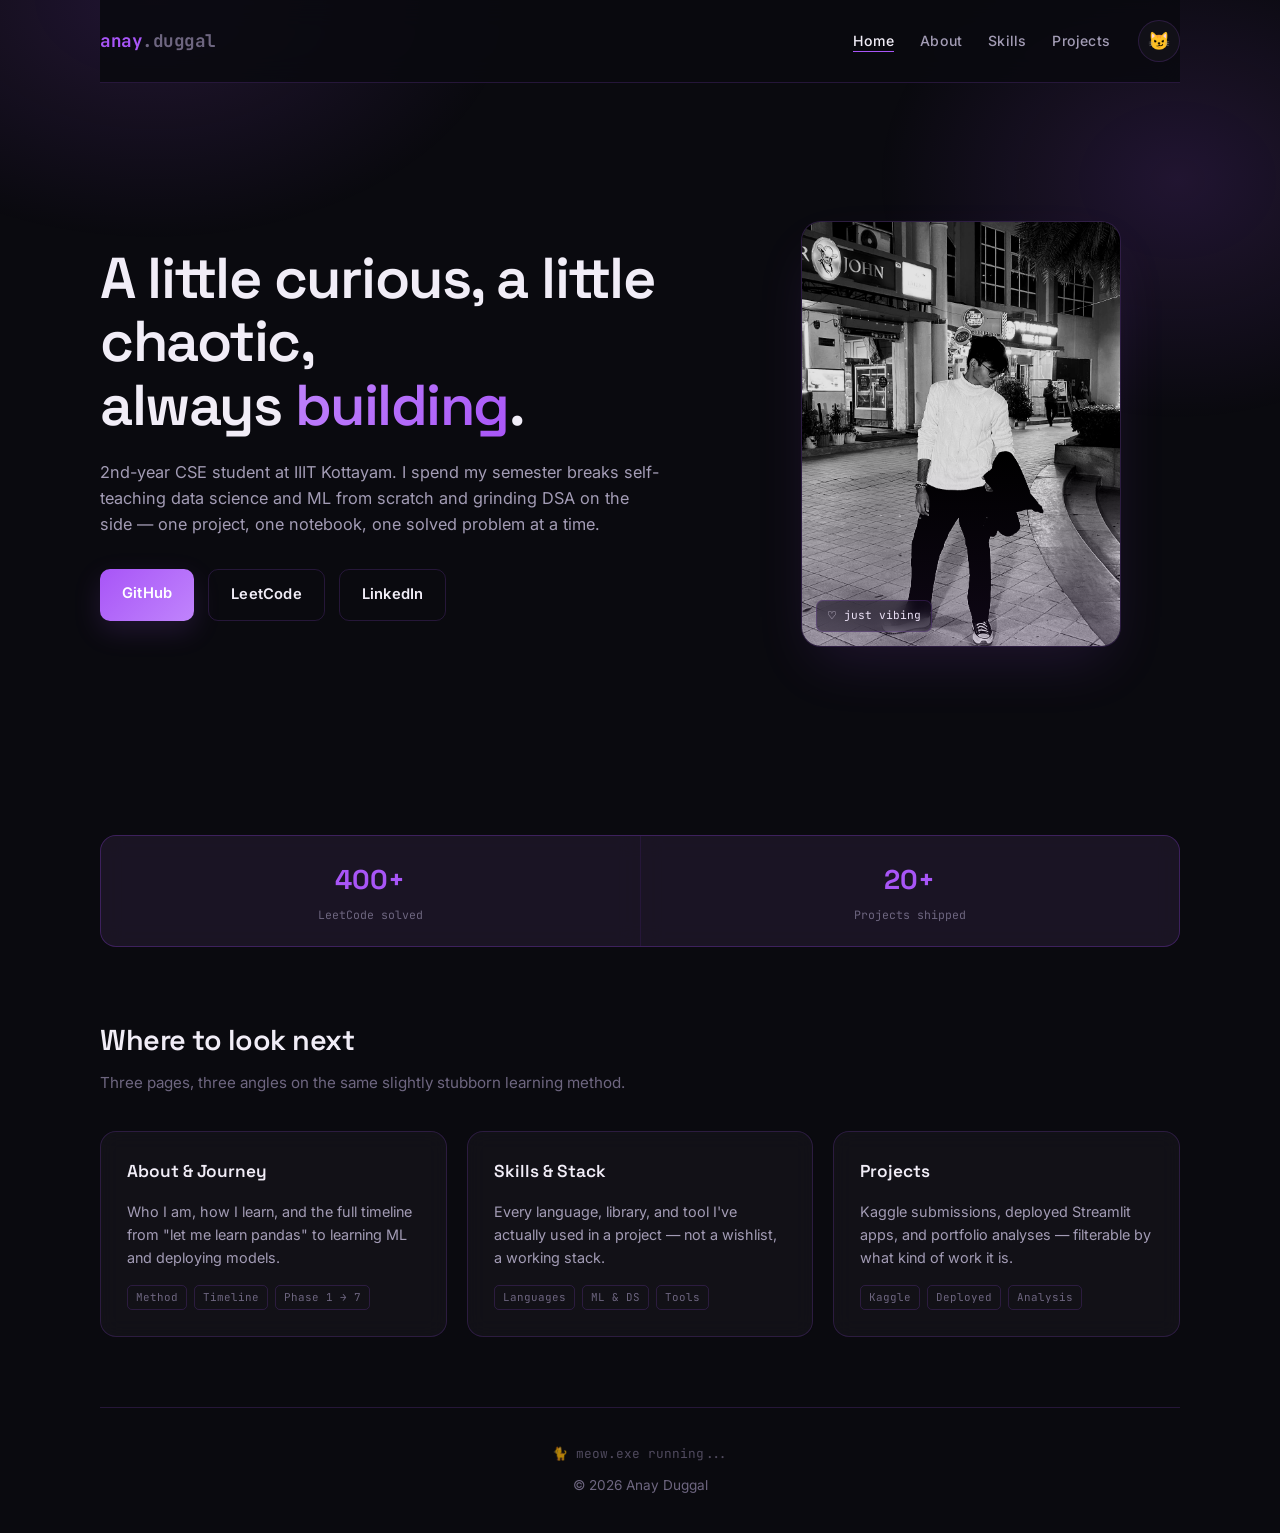
<file: index.html>
<!DOCTYPE html>
<html lang="en">
<head>
  <link rel="preconnect" href="https://fonts.googleapis.com">
  <link rel="preconnect" href="https://fonts.gstatic.com" crossorigin>
  <link href="https://fonts.googleapis.com/css2?family=Space+Grotesk:wght@400;500;600;700&family=Inter:wght@300;400;500;600&family=JetBrains+Mono:wght@400;500&display=swap" rel="stylesheet">
  <meta charset="UTF-8" />
  <meta name="viewport" content="width=device-width, initial-scale=1.0" />
  <title>Anay Duggal | Portfolio</title>
  <link rel="stylesheet" href="style.css">
</head>
<body>
  <div id="cursor-glow"></div>

  <div class="container">

    <nav>
      <h2>anay<span>.duggal</span></h2>
      <div class="right-nav">
        <ul>
          <li><a href="index.html">Home</a></li>
          <li><a href="about.html">About</a></li>
          <li><a href="skills.html">Skills</a></li>
          <li><a href="projects.html">Projects</a></li>
        </ul>
        <button class="theme-toggle" id="themeBtn" onclick="toggleTheme()" aria-label="Toggle theme">😼</button>
      </div>
    </nav>

    <section class="hero">
      <div class="hero-copy">
        <h1>A little curious, a little chaotic,<br>always <span class="accent">building</span>.</h1>
        <p>
          2nd-year CSE student at IIIT Kottayam. I spend my semester breaks self-teaching
          data science and ML from scratch and grinding DSA on the side — one project,
          one notebook, one solved problem at a time.
        </p>
        <div class="buttons">
          <a href="https://github.com/anayduggal22" class="btn" target="_blank">GitHub</a>
          <a href="https://leetcode.com/u/anay07/" class="btn ghost" target="_blank">LeetCode</a>
          <a href="https://linkedin.com/in/anay-duggal-54196a376" class="btn ghost" target="_blank">LinkedIn</a>
        </div>
      </div>

      <div class="hero-photo-wrap">
        <div class="hero-photo">
          <img src="assets/profile.jpeg" alt="Anay Duggal">
          <div class="hero-photo-tag"><span>♡</span> just vibing
          </div>
        </div>
      </div>
    </section>

    <div class="stats-strip reveal">
      <div class="stat-cell"><span class="num"><span data-count="400" data-suffix="+">0</span></span><span class="label">LeetCode solved</span></div>
      <div class="stat-cell"><span class="num"><span data-count="20" data-suffix="+">0</span></span><span class="label">Projects shipped</span></div>
    </div>

    <section>
      <div class="section-head reveal">
        <h2 class="section-title">Where to look next</h2>
        <p class="section-sub">Three pages, three angles on the same slightly stubborn learning method.</p>
      </div>

      <div class="projects">
        <a class="project-card reveal" href="about.html">
          <div class="project-top">
            <h3>About &amp; Journey</h3>
          </div>
          <p>Who I am, how I learn, and the full timeline from "let me learn pandas" to learning ML and deploying models.</p>
          <div class="project-tags"><span>Method</span><span>Timeline</span><span>Phase 1 → 7</span></div>
        </a>

        <a class="project-card reveal" href="skills.html">
          <div class="project-top">
            <h3>Skills &amp; Stack</h3>
          </div>
          <p>Every language, library, and tool I've actually used in a project — not a wishlist, a working stack.</p>
          <div class="project-tags"><span>Languages</span><span>ML &amp; DS</span><span>Tools</span></div>
        </a>

        <a class="project-card reveal" href="projects.html">
          <div class="project-top">
            <h3>Projects</h3>
          </div>
          <p>Kaggle submissions, deployed Streamlit apps, and portfolio analyses — filterable by what kind of work it is.</p>
          <div class="project-tags"><span>Kaggle</span><span>Deployed</span><span>Analysis</span></div>
        </a>
      </div>
    </section>

    <footer>
      <p class="cat-line">🐈 <span id="cat-text">meow.exe running...</span></p>
      <p>© 2026 Anay Duggal</p>
    </footer>

  </div>

  <script src="script.js"></script>
</body>
</html>
</file>
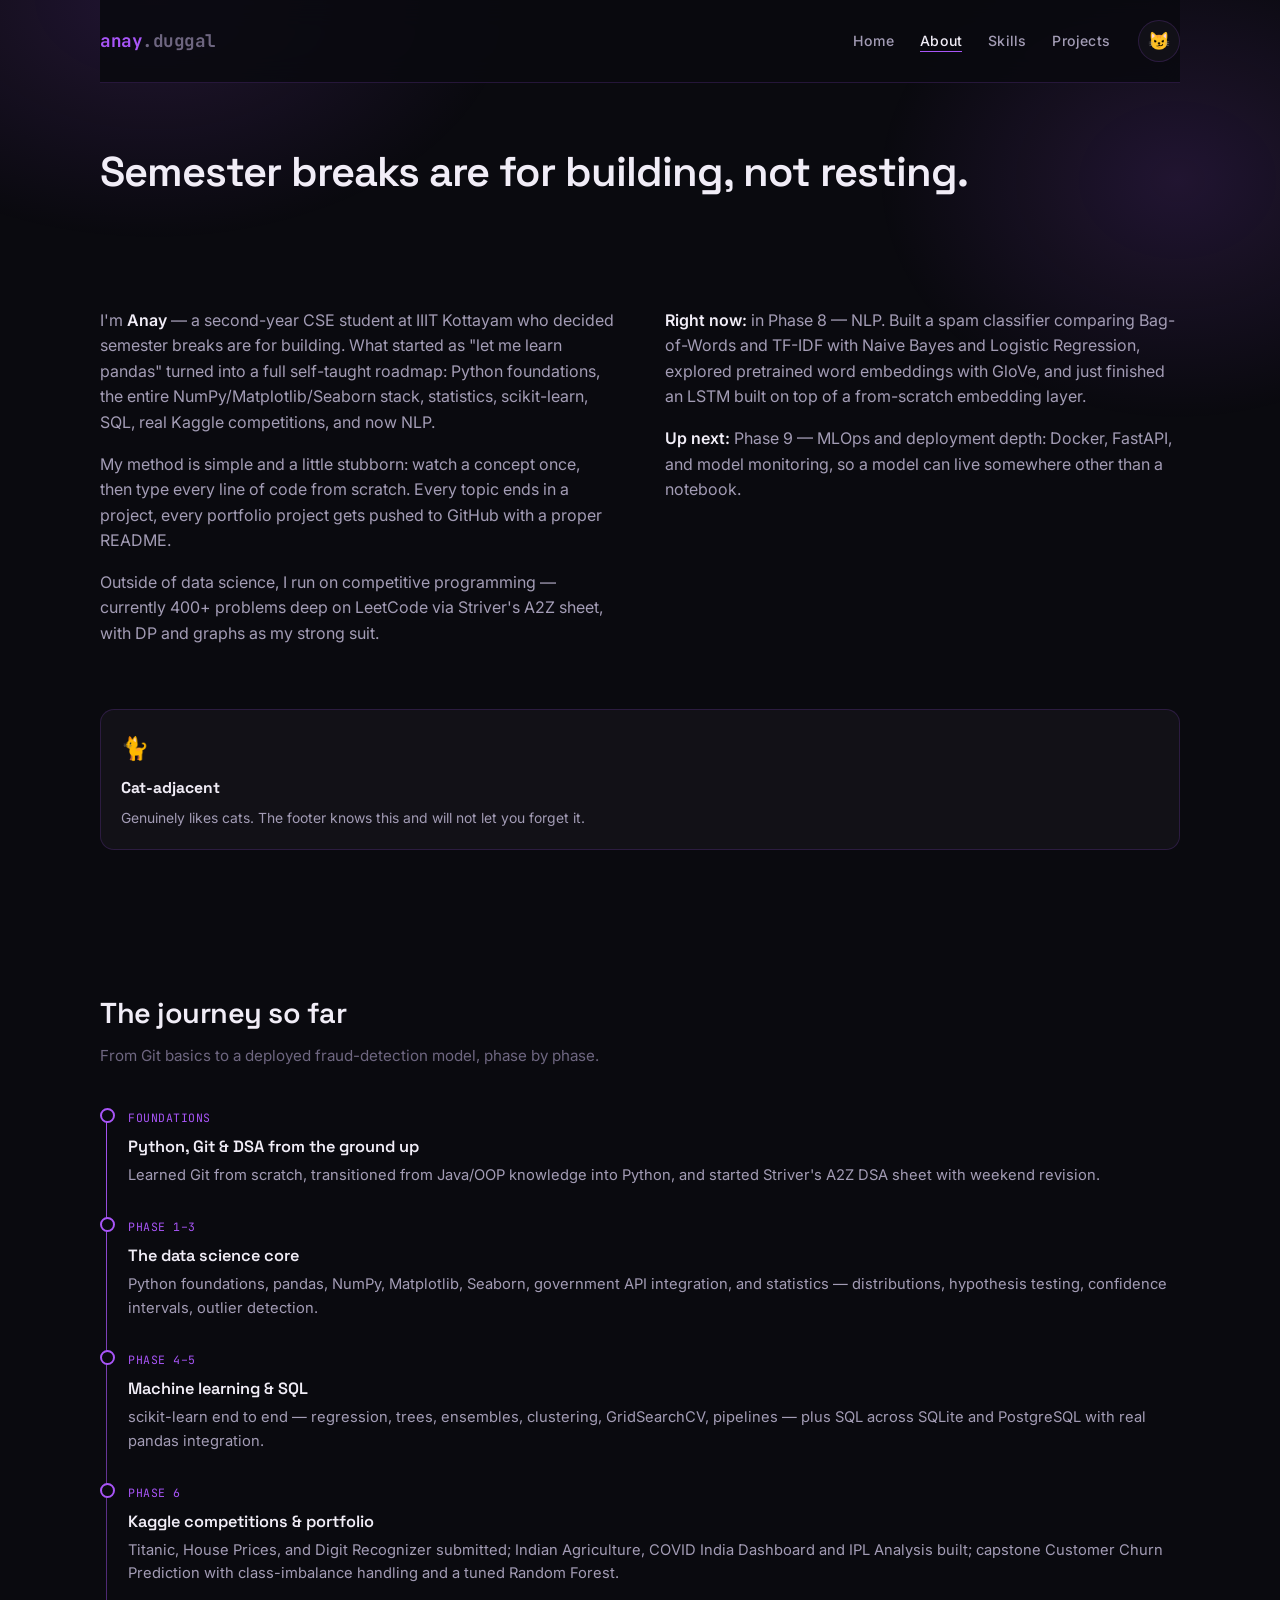
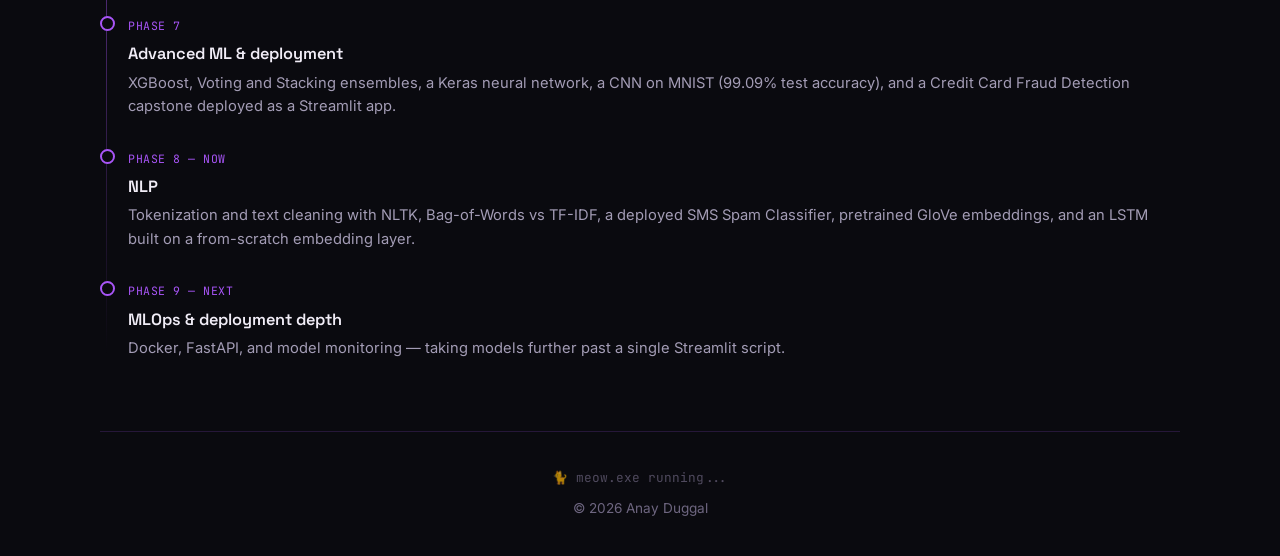
<file: about.html>
<!DOCTYPE html>
<html lang="en">
<head>
  <link rel="preconnect" href="https://fonts.googleapis.com">
  <link rel="preconnect" href="https://fonts.gstatic.com" crossorigin>
  <link href="https://fonts.googleapis.com/css2?family=Space+Grotesk:wght@400;500;600;700&family=Inter:wght@300;400;500;600&family=JetBrains+Mono:wght@400;500&display=swap" rel="stylesheet">
  <meta charset="UTF-8" />
  <meta name="viewport" content="width=device-width, initial-scale=1.0" />
  <title>About | Anay Duggal</title>
  <link rel="stylesheet" href="style.css">
</head>
<body>
  <div id="cursor-glow"></div>

  <div class="container">

    <nav>
      <h2>anay<span>.duggal</span></h2>
      <div class="right-nav">
        <ul>
          <li><a href="index.html">Home</a></li>
          <li><a href="about.html">About</a></li>
          <li><a href="skills.html">Skills</a></li>
          <li><a href="projects.html">Projects</a></li>
        </ul>
        <button class="theme-toggle" id="themeBtn" onclick="toggleTheme()" aria-label="Toggle theme">😼</button>
      </div>
    </nav>

    <section class="page-hero">
      <h1>Semester breaks are for building, not resting.</h1>
    </section>

    <section>
      <div class="about-grid">
        <div class="about reveal">
          <p>
            I'm <strong>Anay</strong> — a second-year CSE student at IIIT Kottayam who decided
            semester breaks are for building. What started as "let me learn pandas" turned into
            a full self-taught roadmap: Python foundations, the entire NumPy/Matplotlib/Seaborn
            stack, statistics, scikit-learn, SQL, real Kaggle competitions, and now NLP.
          </p>
          <p>
            My method is simple and a little stubborn: watch a concept once, then type every
            line of code from scratch. Every topic ends in a project,
            every portfolio project gets pushed to GitHub with a proper README.
          </p>
          <p>
            Outside of data science, I run on competitive programming — currently 400+
            problems deep on LeetCode via Striver's A2Z sheet, with DP and graphs as my
            strong suit.
          </p>
        </div>
        <div class="about reveal">
          <p>
            <strong>Right now:</strong> in Phase 8 — NLP. Built a spam classifier comparing
            Bag-of-Words and TF-IDF with Naive Bayes and Logistic Regression, explored
            pretrained word embeddings with GloVe, and just finished an LSTM built on top of
            a from-scratch embedding layer.
          </p>
          <p>
            <strong>Up next:</strong> Phase 9 — MLOps and deployment depth: Docker, FastAPI,
            and model monitoring, so a model can live somewhere other than a notebook.
          </p>
        </div>
      </div>

      <div class="facts-row">
        <div class="fact-card reveal">
          <span class="fact-emoji">🐈</span>
          <h4>Cat-adjacent</h4>
          <p>Genuinely likes cats. The footer knows this and will not let you forget it.</p>
        </div>
      </div>
    </section>

    <section id="journey">
      <div class="section-head reveal">
        <h2 class="section-title">The journey so far</h2>
        <p class="section-sub">From Git basics to a deployed fraud-detection model, phase by phase.</p>
      </div>
      <div class="timeline reveal">
        <div class="tl-item">
          <span class="tl-tag">Foundations</span>
          <h4>Python, Git &amp; DSA from the ground up</h4>
          <p>Learned Git from scratch, transitioned from Java/OOP knowledge into Python, and started Striver's A2Z DSA sheet with weekend revision.</p>
        </div>
        <div class="tl-item">
          <span class="tl-tag">Phase 1–3</span>
          <h4>The data science core</h4>
          <p>Python foundations, pandas, NumPy, Matplotlib, Seaborn, government API integration, and statistics — distributions, hypothesis testing, confidence intervals, outlier detection.</p>
        </div>
        <div class="tl-item">
          <span class="tl-tag">Phase 4–5</span>
          <h4>Machine learning &amp; SQL</h4>
          <p>scikit-learn end to end — regression, trees, ensembles, clustering, GridSearchCV, pipelines — plus SQL across SQLite and PostgreSQL with real pandas integration.</p>
        </div>
        <div class="tl-item">
          <span class="tl-tag">Phase 6</span>
          <h4>Kaggle competitions &amp; portfolio</h4>
          <p>Titanic, House Prices, and Digit Recognizer submitted; Indian Agriculture, COVID India Dashboard and IPL Analysis built; capstone Customer Churn Prediction with class-imbalance handling and a tuned Random Forest.</p>
        </div>
        <div class="tl-item">
          <span class="tl-tag">Phase 7</span>
          <h4>Advanced ML &amp; deployment</h4>
          <p>XGBoost, Voting and Stacking ensembles, a Keras neural network, a CNN on MNIST (99.09% test accuracy), and a Credit Card Fraud Detection capstone deployed as a Streamlit app.</p>
        </div>
        <div class="tl-item">
          <span class="tl-tag">Phase 8 — Now</span>
          <h4>NLP</h4>
          <p>Tokenization and text cleaning with NLTK, Bag-of-Words vs TF-IDF, a deployed SMS Spam Classifier, pretrained GloVe embeddings, and an LSTM built on a from-scratch embedding layer.</p>
        </div>
        <div class="tl-item">
          <span class="tl-tag">Phase 9 — Next</span>
          <h4>MLOps &amp; deployment depth</h4>
          <p>Docker, FastAPI, and model monitoring — taking models further past a single Streamlit script.</p>
        </div>
      </div>
    </section>

    <footer>
      <p class="cat-line">🐈 <span id="cat-text">meow.exe running...</span></p>
      <p>© 2026 Anay Duggal</p>
    </footer>

  </div>

  <script src="script.js"></script>
</body>
</html>
</file>
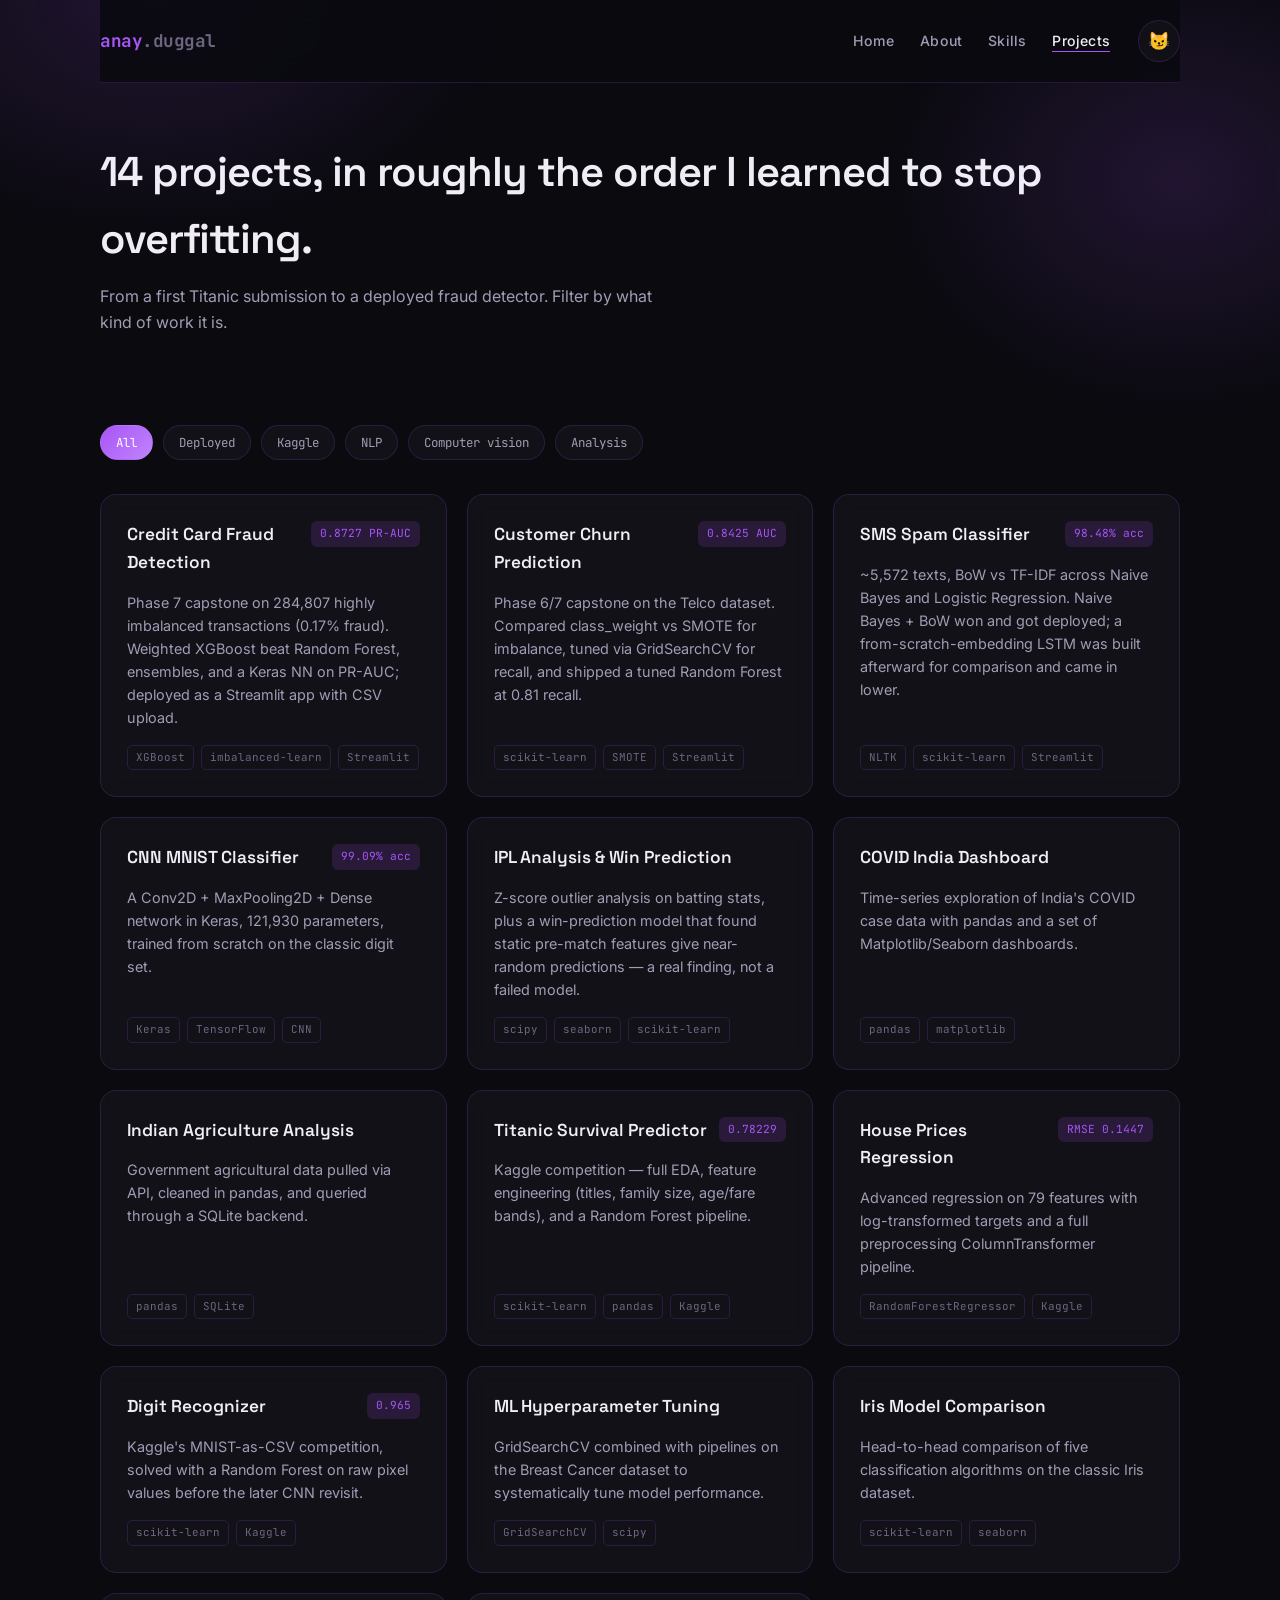
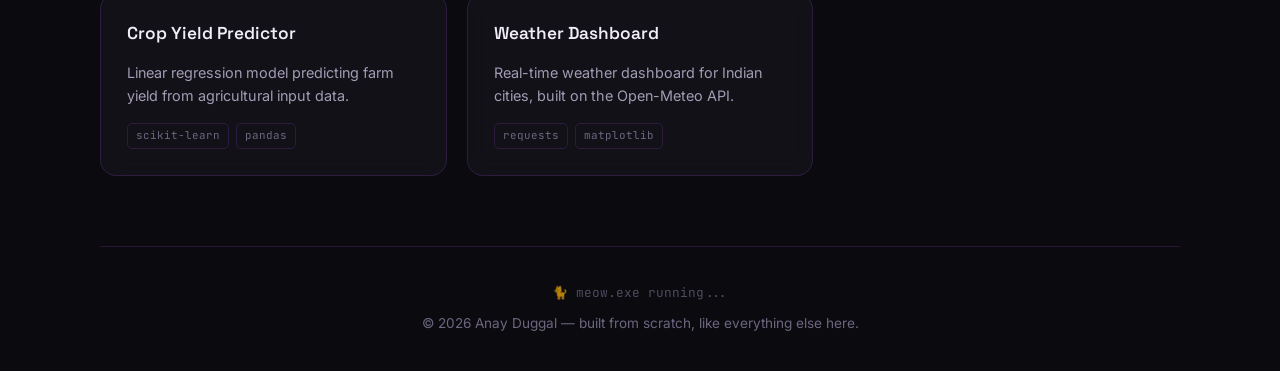
<file: projects.html>
<!DOCTYPE html>
<html lang="en">
<head>
  <link rel="preconnect" href="https://fonts.googleapis.com">
  <link rel="preconnect" href="https://fonts.gstatic.com" crossorigin>
  <link href="https://fonts.googleapis.com/css2?family=Space+Grotesk:wght@400;500;600;700&family=Inter:wght@300;400;500;600&family=JetBrains+Mono:wght@400;500&display=swap" rel="stylesheet">
  <meta charset="UTF-8" />
  <meta name="viewport" content="width=device-width, initial-scale=1.0" />
  <title>Projects | Anay Duggal</title>
  <link rel="stylesheet" href="style.css">
</head>
<body>
  <div id="cursor-glow"></div>

  <div class="container">

    <nav>
      <h2>anay<span>.duggal</span></h2>
      <div class="right-nav">
        <ul>
          <li><a href="index.html">Home</a></li>
          <li><a href="about.html">About</a></li>
          <li><a href="skills.html">Skills</a></li>
          <li><a href="projects.html">Projects</a></li>
        </ul>
        <button class="theme-toggle" id="themeBtn" onclick="toggleTheme()" aria-label="Toggle theme">😼</button>
      </div>
    </nav>

    <section class="page-hero">
      <h1>14 projects, in roughly the order I learned to stop overfitting.</h1>
      <p>From a first Titanic submission to a deployed fraud detector. Filter by what kind of work it is.</p>
    </section>

    <section>
      <div class="filter-row reveal">
        <button class="filter-btn active" data-filter="all">All</button>
        <button class="filter-btn" data-filter="deployed">Deployed</button>
        <button class="filter-btn" data-filter="kaggle">Kaggle</button>
        <button class="filter-btn" data-filter="nlp">NLP</button>
        <button class="filter-btn" data-filter="cv">Computer vision</button>
        <button class="filter-btn" data-filter="analysis">Analysis</button>
      </div>

      <div class="projects">

        <a class="project-card" data-tags="deployed" href="https://github.com/anayduggal22/Credit_Card_Fraud_Detection" target="_blank">
          <div class="project-top">
            <h3>Credit Card Fraud Detection</h3>
            <span class="project-score">0.8727 PR-AUC</span>
          </div>
          <p>Phase 7 capstone on 284,807 highly imbalanced transactions (0.17% fraud). Weighted XGBoost beat Random Forest, ensembles, and a Keras NN on PR-AUC; deployed as a Streamlit app with CSV upload.</p>
          <div class="project-tags"><span>XGBoost</span><span>imbalanced-learn</span><span>Streamlit</span></div>
        </a>

        <a class="project-card" data-tags="deployed" href="https://github.com/anayduggal22" target="_blank">
          <div class="project-top">
            <h3>Customer Churn Prediction</h3>
            <span class="project-score">0.8425 AUC</span>
          </div>
          <p>Phase 6/7 capstone on the Telco dataset. Compared class_weight vs SMOTE for imbalance, tuned via GridSearchCV for recall, and shipped a tuned Random Forest at 0.81 recall.</p>
          <div class="project-tags"><span>scikit-learn</span><span>SMOTE</span><span>Streamlit</span></div>
        </a>

        <a class="project-card" data-tags="deployed nlp" href="https://github.com/anayduggal22" target="_blank">
          <div class="project-top">
            <h3>SMS Spam Classifier</h3>
            <span class="project-score">98.48% acc</span>
          </div>
          <p>~5,572 texts, BoW vs TF-IDF across Naive Bayes and Logistic Regression. Naive Bayes + BoW won and got deployed; a from-scratch-embedding LSTM was built afterward for comparison and came in lower.</p>
          <div class="project-tags"><span>NLTK</span><span>scikit-learn</span><span>Streamlit</span></div>
        </a>

        <a class="project-card" data-tags="cv" href="https://github.com/anayduggal22" target="_blank">
          <div class="project-top">
            <h3>CNN MNIST Classifier</h3>
            <span class="project-score">99.09% acc</span>
          </div>
          <p>A Conv2D + MaxPooling2D + Dense network in Keras, 121,930 parameters, trained from scratch on the classic digit set.</p>
          <div class="project-tags"><span>Keras</span><span>TensorFlow</span><span>CNN</span></div>
        </a>

        <a class="project-card" data-tags="analysis" href="https://github.com/anayduggal22/IPL-Cricket-Stats" target="_blank">
          <div class="project-top">
            <h3>IPL Analysis &amp; Win Prediction</h3>
          </div>
          <p>Z-score outlier analysis on batting stats, plus a win-prediction model that found static pre-match features give near-random predictions — a real finding, not a failed model.</p>
          <div class="project-tags"><span>scipy</span><span>seaborn</span><span>scikit-learn</span></div>
        </a>

        <a class="project-card" data-tags="analysis" href="https://github.com/anayduggal22" target="_blank">
          <div class="project-top">
            <h3>COVID India Dashboard</h3>
          </div>
          <p>Time-series exploration of India's COVID case data with pandas and a set of Matplotlib/Seaborn dashboards.</p>
          <div class="project-tags"><span>pandas</span><span>matplotlib</span></div>
        </a>

        <a class="project-card" data-tags="analysis" href="https://github.com/anayduggal22" target="_blank">
          <div class="project-top">
            <h3>Indian Agriculture Analysis</h3>
          </div>
          <p>Government agricultural data pulled via API, cleaned in pandas, and queried through a SQLite backend.</p>
          <div class="project-tags"><span>pandas</span><span>SQLite</span></div>
        </a>

        <a class="project-card" data-tags="kaggle" href="https://github.com/anayduggal22/kaggle-titanic" target="_blank">
          <div class="project-top">
            <h3>Titanic Survival Predictor</h3>
            <span class="project-score">0.78229</span>
          </div>
          <p>Kaggle competition — full EDA, feature engineering (titles, family size, age/fare bands), and a Random Forest pipeline.</p>
          <div class="project-tags"><span>scikit-learn</span><span>pandas</span><span>Kaggle</span></div>
        </a>

        <a class="project-card" data-tags="kaggle" href="https://github.com/anayduggal22/kaggle-house-prices" target="_blank">
          <div class="project-top">
            <h3>House Prices Regression</h3>
            <span class="project-score">RMSE 0.1447</span>
          </div>
          <p>Advanced regression on 79 features with log-transformed targets and a full preprocessing ColumnTransformer pipeline.</p>
          <div class="project-tags"><span>RandomForestRegressor</span><span>Kaggle</span></div>
        </a>

        <a class="project-card" data-tags="kaggle cv" href="https://github.com/anayduggal22" target="_blank">
          <div class="project-top">
            <h3>Digit Recognizer</h3>
            <span class="project-score">0.965</span>
          </div>
          <p>Kaggle's MNIST-as-CSV competition, solved with a Random Forest on raw pixel values before the later CNN revisit.</p>
          <div class="project-tags"><span>scikit-learn</span><span>Kaggle</span></div>
        </a>

        <a class="project-card" data-tags="analysis" href="https://github.com/anayduggal22/Ml_Hyperparameter_Tuning" target="_blank">
          <div class="project-top">
            <h3>ML Hyperparameter Tuning</h3>
          </div>
          <p>GridSearchCV combined with pipelines on the Breast Cancer dataset to systematically tune model performance.</p>
          <div class="project-tags"><span>GridSearchCV</span><span>scipy</span></div>
        </a>

        <a class="project-card" data-tags="analysis" href="https://github.com/anayduggal22/Iris_Comparison" target="_blank">
          <div class="project-top">
            <h3>Iris Model Comparison</h3>
          </div>
          <p>Head-to-head comparison of five classification algorithms on the classic Iris dataset.</p>
          <div class="project-tags"><span>scikit-learn</span><span>seaborn</span></div>
        </a>

        <a class="project-card" data-tags="analysis" href="https://github.com/anayduggal22/Crop-Yield-Predictor" target="_blank">
          <div class="project-top">
            <h3>Crop Yield Predictor</h3>
          </div>
          <p>Linear regression model predicting farm yield from agricultural input data.</p>
          <div class="project-tags"><span>scikit-learn</span><span>pandas</span></div>
        </a>

        <a class="project-card" data-tags="analysis" href="https://github.com/anayduggal22/Weather_Dashboard" target="_blank">
          <div class="project-top">
            <h3>Weather Dashboard</h3>
          </div>
          <p>Real-time weather dashboard for Indian cities, built on the Open-Meteo API.</p>
          <div class="project-tags"><span>requests</span><span>matplotlib</span></div>
        </a>

      </div>
    </section>

    <footer>
      <p class="cat-line">🐈 <span id="cat-text">meow.exe running...</span></p>
      <p>© 2026 Anay Duggal — built from scratch, like everything else here.</p>
    </footer>

  </div>

  <script src="script.js"></script>
</body>
</html>
</file>
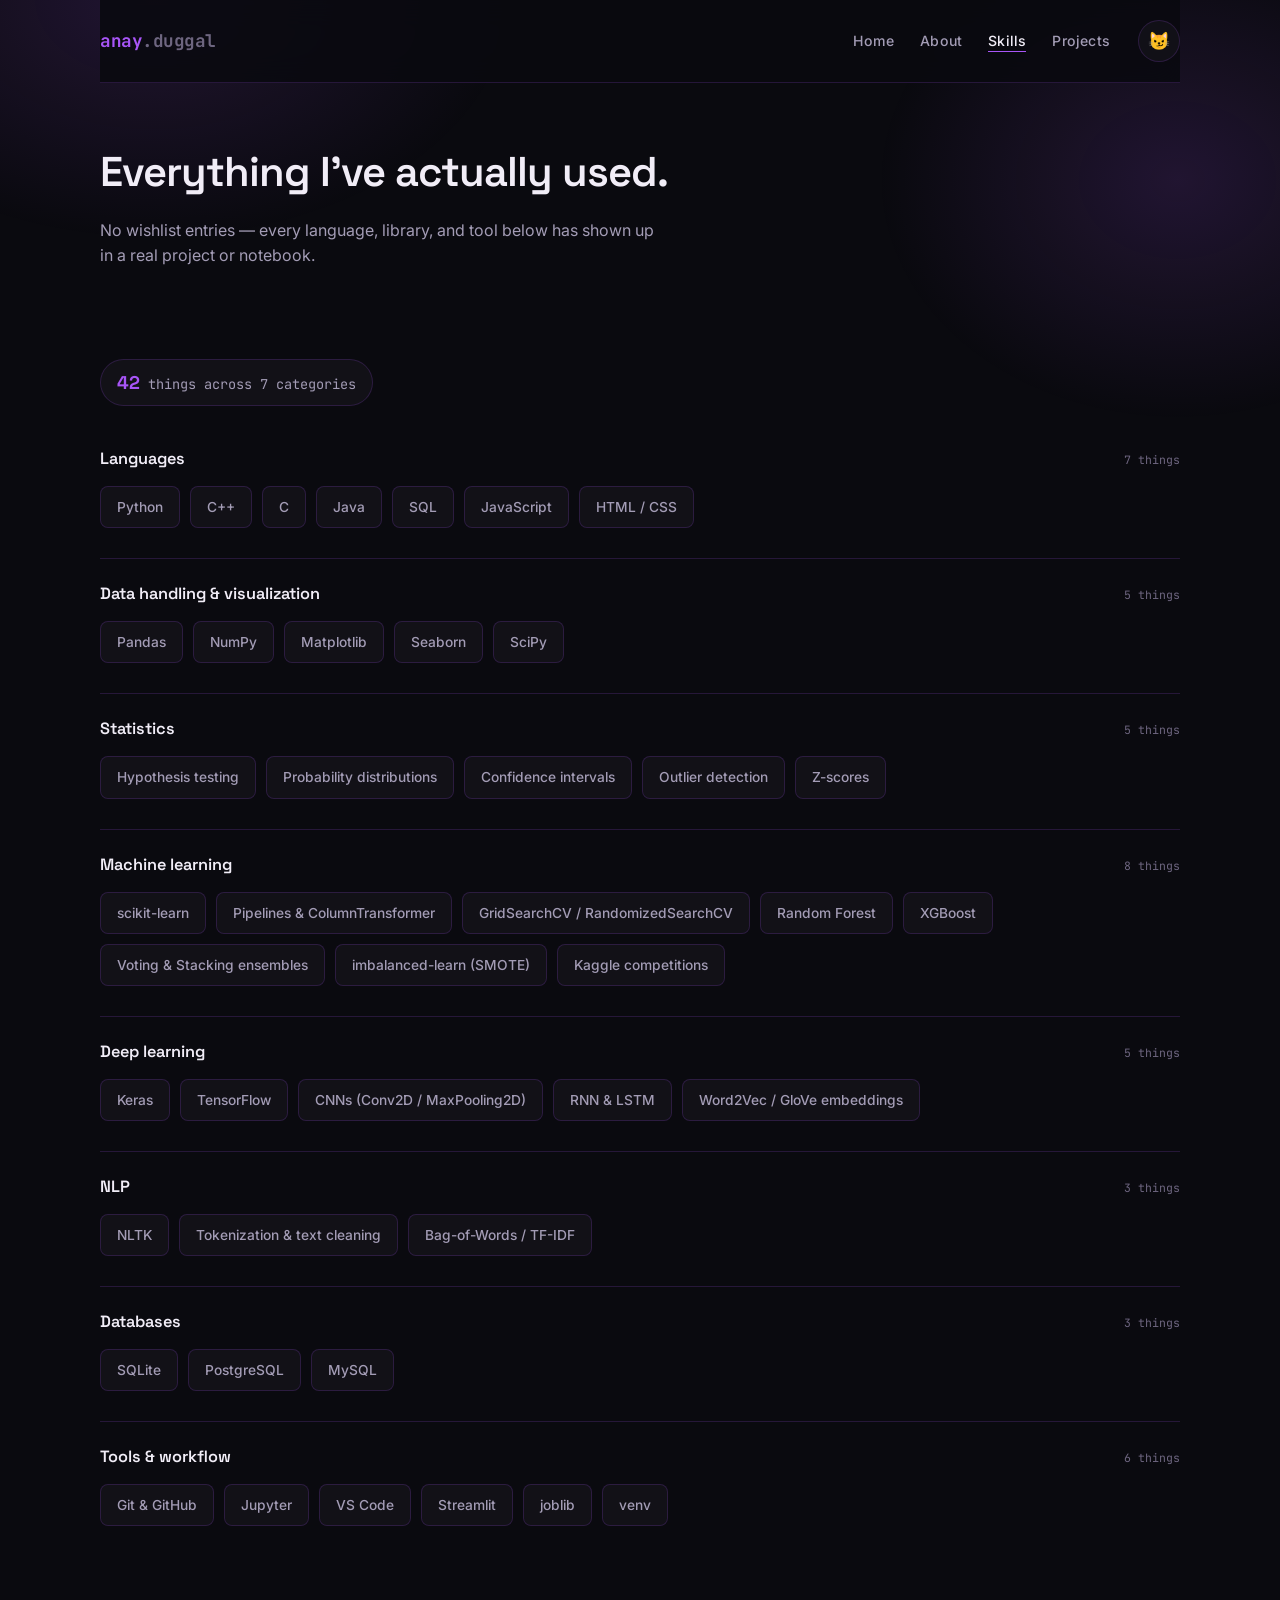
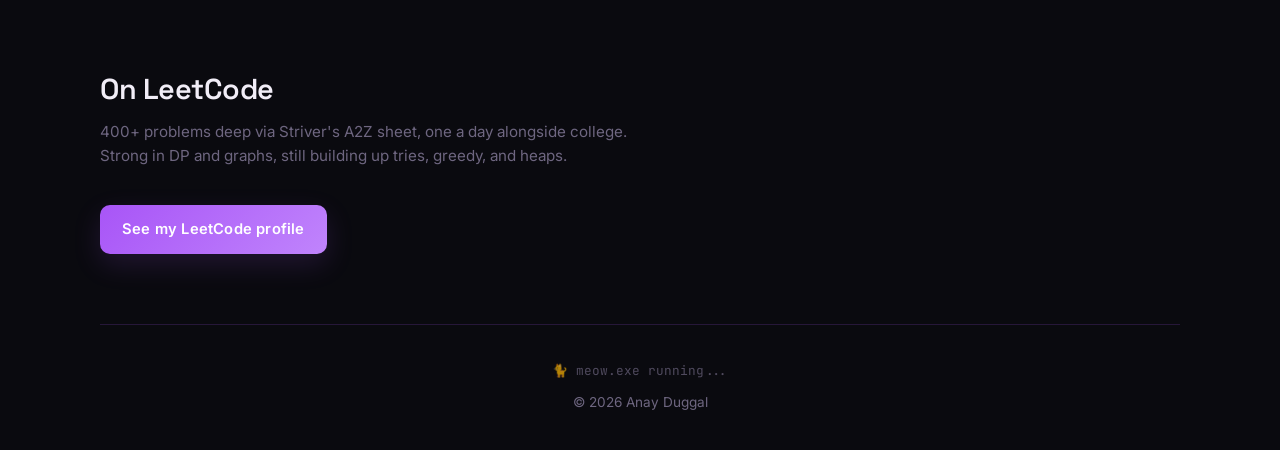
<file: skills.html>
<!DOCTYPE html>
<html lang="en">
<head>
  <link rel="preconnect" href="https://fonts.googleapis.com">
  <link rel="preconnect" href="https://fonts.gstatic.com" crossorigin>
  <link href="https://fonts.googleapis.com/css2?family=Space+Grotesk:wght@400;500;600;700&family=Inter:wght@300;400;500;600&family=JetBrains+Mono:wght@400;500&display=swap" rel="stylesheet">
  <meta charset="UTF-8" />
  <meta name="viewport" content="width=device-width, initial-scale=1.0" />
  <title>Skills | Anay Duggal</title>
  <link rel="stylesheet" href="style.css">
</head>
<body>
  <div id="cursor-glow"></div>

  <div class="container">

    <nav>
      <h2>anay<span>.duggal</span></h2>
      <div class="right-nav">
        <ul>
          <li><a href="index.html">Home</a></li>
          <li><a href="about.html">About</a></li>
          <li><a href="skills.html">Skills</a></li>
          <li><a href="projects.html">Projects</a></li>
        </ul>
        <button class="theme-toggle" id="themeBtn" onclick="toggleTheme()" aria-label="Toggle theme">😼</button>
      </div>
    </nav>

    <section class="page-hero">
      <h1>Everything I've actually used.</h1>
      <p>No wishlist entries — every language, library, and tool below has shown up in a real project or notebook.</p>
    </section>

    <section>
      <span class="skills-total">
        <span class="count" id="skills-total-count" data-count="0">0</span>
        <span>things across 7 categories</span>
      </span>

      <div class="skills-groups">

        <div class="skill-group reveal">
          <div class="skill-group-head">
            <span class="skill-group-label">Languages</span>
            <span class="skill-group-count"></span>
          </div>
          <div class="skills">
            <div class="skill">Python</div>
            <div class="skill">C++</div>
            <div class="skill">C</div>
            <div class="skill">Java</div>
            <div class="skill">SQL</div>
            <div class="skill">JavaScript</div>
            <div class="skill">HTML / CSS</div>
          </div>
        </div>

        <div class="skill-group reveal">
          <div class="skill-group-head">
            <span class="skill-group-label">Data handling &amp; visualization</span>
            <span class="skill-group-count"></span>
          </div>
          <div class="skills">
            <div class="skill">Pandas</div>
            <div class="skill">NumPy</div>
            <div class="skill">Matplotlib</div>
            <div class="skill">Seaborn</div>
            <div class="skill">SciPy</div>
          </div>
        </div>

        <div class="skill-group reveal">
          <div class="skill-group-head">
            <span class="skill-group-label">Statistics</span>
            <span class="skill-group-count"></span>
          </div>
          <div class="skills">
            <div class="skill">Hypothesis testing</div>
            <div class="skill">Probability distributions</div>
            <div class="skill">Confidence intervals</div>
            <div class="skill">Outlier detection</div>
            <div class="skill">Z-scores</div>
          </div>
        </div>

        <div class="skill-group reveal">
          <div class="skill-group-head">
            <span class="skill-group-label">Machine learning</span>
            <span class="skill-group-count"></span>
          </div>
          <div class="skills">
            <div class="skill">scikit-learn</div>
            <div class="skill">Pipelines &amp; ColumnTransformer</div>
            <div class="skill">GridSearchCV / RandomizedSearchCV</div>
            <div class="skill">Random Forest</div>
            <div class="skill">XGBoost</div>
            <div class="skill">Voting &amp; Stacking ensembles</div>
            <div class="skill">imbalanced-learn (SMOTE)</div>
            <div class="skill">Kaggle competitions</div>
          </div>
        </div>

        <div class="skill-group reveal">
          <div class="skill-group-head">
            <span class="skill-group-label">Deep learning</span>
            <span class="skill-group-count"></span>
          </div>
          <div class="skills">
            <div class="skill">Keras</div>
            <div class="skill">TensorFlow</div>
            <div class="skill">CNNs (Conv2D / MaxPooling2D)</div>
            <div class="skill">RNN &amp; LSTM</div>
            <div class="skill">Word2Vec / GloVe embeddings</div>
          </div>
        </div>

        <div class="skill-group reveal">
          <div class="skill-group-head">
            <span class="skill-group-label">NLP</span>
            <span class="skill-group-count"></span>
          </div>
          <div class="skills">
            <div class="skill">NLTK</div>
            <div class="skill">Tokenization &amp; text cleaning</div>
            <div class="skill">Bag-of-Words / TF-IDF</div>
          </div>
        </div>

        <div class="skill-group reveal">
          <div class="skill-group-head">
            <span class="skill-group-label">Databases</span>
            <span class="skill-group-count"></span>
          </div>
          <div class="skills">
            <div class="skill">SQLite</div>
            <div class="skill">PostgreSQL</div>
            <div class="skill">MySQL</div>
          </div>
        </div>

        <div class="skill-group reveal">
          <div class="skill-group-head">
            <span class="skill-group-label">Tools &amp; workflow</span>
            <span class="skill-group-count"></span>
          </div>
          <div class="skills">
            <div class="skill">Git &amp; GitHub</div>
            <div class="skill">Jupyter</div>
            <div class="skill">VS Code</div>
            <div class="skill">Streamlit</div>
            <div class="skill">joblib</div>
            <div class="skill">venv</div>
          </div>
        </div>

      </div>
    </section>

    <section>
      <div class="section-head reveal">
        <h2 class="section-title">On LeetCode</h2>
        <p class="section-sub">400+ problems deep via Striver's A2Z sheet, one a day alongside college. Strong in DP and graphs, still building up tries, greedy, and heaps.</p>
      </div>
      <div class="buttons reveal">
        <a href="https://leetcode.com/u/anay07/" class="btn" target="_blank">See my LeetCode profile</a>
      </div>
    </section>

    <footer>
      <p class="cat-line">🐈 <span id="cat-text">meow.exe running...</span></p>
      <p>© 2026 Anay Duggal</p>
    </footer>

  </div>

  <script src="script.js"></script>
</body>
</html>
</file>
<file: style.css>
/* ============================================
   anay.duggal — shared stylesheet
   ============================================ */

:root {
  --bg: #0a0a0f;
  --bg-card: rgba(22, 20, 28, 0.7);
  --ink: #f1edf7;
  --ink-dim: #a39cb5;
  --ink-faint: #6e6680;
  --accent: #a855f7;
  --accent-bright: #c084fc;
  --accent-dim: rgba(168, 85, 247, 0.15);
  --border: rgba(168, 85, 247, 0.18);
  --mono: 'JetBrains Mono', monospace;
  --display: 'Space Grotesk', sans-serif;
  --body: 'Inter', sans-serif;
}

body.light {
  --bg: #faf3ed;
  --bg-card: rgba(255, 255, 255, 0.65);
  --ink: #2e2230;
  --ink-dim: #6b5a6e;
  --ink-faint: #9b8a9e;
  --accent: #d6336c;
  --accent-bright: #f06595;
  --accent-dim: rgba(214, 51, 108, 0.1);
  --border: rgba(214, 51, 108, 0.18);
}

* { margin: 0; padding: 0; box-sizing: border-box; }

html { scroll-behavior: smooth; }

body {
  font-family: var(--body);
  background: var(--bg);
  color: var(--ink);
  line-height: 1.6;
  transition: background 0.4s ease, color 0.4s ease;
  overflow-x: hidden;
  position: relative;
}

body::before {
  content: '';
  position: fixed;
  inset: 0;
  background:
    radial-gradient(ellipse 600px 400px at 12% 0%, var(--accent-dim), transparent 60%),
    radial-gradient(ellipse 500px 400px at 92% 20%, var(--accent-dim), transparent 60%);
  pointer-events: none;
  z-index: 0;
  transition: background 0.4s ease;
}

.container { width: 90%; max-width: 1080px; margin: auto; position: relative; z-index: 1; }

a { color: inherit; }

img { max-width: 100%; display: block; }

/* ============ cursor glow ============ */
#cursor-glow {
  position: fixed;
  top: 0;
  left: 0;
  width: 480px;
  height: 480px;
  margin-left: -240px;
  margin-top: -240px;
  border-radius: 50%;
  background: radial-gradient(circle, var(--accent-dim) 0%, transparent 70%);
  pointer-events: none;
  z-index: 2;
  opacity: 0;
  transition: opacity 0.5s ease;
  will-change: transform;
}
#cursor-glow.active { opacity: 1; }

/* ============ NAV ============ */
nav {
  display: flex;
  justify-content: space-between;
  align-items: center;
  padding: 20px 0;
  position: sticky;
  top: 0;
  background: color-mix(in srgb, var(--bg) 88%, transparent);
  backdrop-filter: blur(14px);
  z-index: 1000;
  border-bottom: 1px solid var(--border);
}

nav h2 {
  font-family: var(--mono);
  font-size: 1.1rem;
  color: var(--accent);
  letter-spacing: -0.5px;
}

nav h2 span { color: var(--ink-faint); }

.right-nav { display: flex; align-items: center; gap: 28px; }

nav ul { display: flex; gap: 26px; list-style: none; }

nav a {
  font-size: 0.88rem;
  font-weight: 500;
  color: var(--ink-dim);
  text-decoration: none;
  transition: color 0.25s;
  letter-spacing: 0.2px;
  position: relative;
  padding-bottom: 3px;
}

nav a::after {
  content: '';
  position: absolute;
  left: 0;
  bottom: 0;
  width: 0;
  height: 1.5px;
  background: var(--accent);
  transition: width 0.25s ease;
}

nav a:hover { color: var(--accent); }
nav a:hover::after { width: 100%; }

nav a.current { color: var(--ink); }
nav a.current::after { width: 100%; }

.theme-toggle {
  width: 42px;
  height: 42px;
  border-radius: 50%;
  border: 1px solid var(--border);
  cursor: pointer;
  font-size: 1.1rem;
  background: var(--bg-card);
  color: var(--ink);
  transition: 0.3s;
  display: flex;
  align-items: center;
  justify-content: center;
}

.theme-toggle:hover { transform: rotate(15deg) scale(1.08); border-color: var(--accent); }

/* ============ HERO ============ */
.hero {
  min-height: 78vh;
  display: grid;
  grid-template-columns: 1.15fr 0.85fr;
  gap: 48px;
  align-items: center;
  padding: 56px 0;
}

.hero-copy { max-width: 560px; }

.status-line {
  font-family: var(--mono);
  font-size: 0.82rem;
  color: var(--accent);
  margin-bottom: 20px;
  display: flex;
  align-items: center;
  gap: 10px;
}

.status-line::before {
  content: '';
  width: 7px;
  height: 7px;
  border-radius: 50%;
  background: var(--accent);
  box-shadow: 0 0 12px var(--accent);
  animation: pulse 2s infinite;
}

@keyframes pulse { 0%, 100% { opacity: 1; } 50% { opacity: 0.4; } }

.hero h1 {
  font-family: var(--display);
  font-weight: 600;
  letter-spacing: -1.5px;
  font-size: clamp(2.2rem, 5vw, 3.6rem);
  line-height: 1.1;
  margin-bottom: 22px;
}

.hero h1 .accent {
  background: linear-gradient(135deg, var(--accent-bright), var(--accent));
  -webkit-background-clip: text;
  -webkit-text-fill-color: transparent;
}

.hero p { color: var(--ink-dim); font-size: 1.02rem; margin-bottom: 32px; }

.buttons { display: flex; gap: 14px; flex-wrap: wrap; }

.btn {
  font-weight: 600;
  font-size: 0.92rem;
  letter-spacing: 0.2px;
  padding: 13px 22px;
  border-radius: 10px;
  text-decoration: none;
  color: white;
  background: linear-gradient(135deg, var(--accent), var(--accent-bright));
  box-shadow: 0 10px 28px var(--accent-dim);
  transition: 0.3s;
  border: none;
  cursor: pointer;
  font-family: var(--body);
}

.btn:hover { transform: translateY(-3px); box-shadow: 0 16px 36px var(--accent-dim); }

.btn.ghost {
  background: transparent;
  border: 1px solid var(--border);
  color: var(--ink);
  box-shadow: none;
}

.btn.ghost:hover { border-color: var(--accent); color: var(--accent); }

/* hero photo */
.hero-photo-wrap { perspective: 900px; display: flex; justify-content: center; }

.hero-photo {
  position: relative;
  width: min(100%, 320px);
  aspect-ratio: 3 / 4;
  border-radius: 20px;
  overflow: hidden;
  border: 1px solid var(--border);
  background: var(--bg-card);
  transform-style: preserve-3d;
  transition: transform 0.15s ease-out, box-shadow 0.3s ease;
  box-shadow: 0 25px 60px -15px var(--accent-dim);
}

.hero-photo img {
  width: 100%;
  height: 100%;
  object-fit: cover;
  object-position: 50% 18%;
}

.hero-photo::after {
  content: '';
  position: absolute;
  inset: 0;
  background: linear-gradient(180deg, transparent 55%, var(--accent-dim) 130%);
  pointer-events: none;
}

.hero-photo-tag {
  position: absolute;
  left: 14px;
  bottom: 14px;
  font-family: var(--mono);
  font-size: 0.7rem;
  color: var(--ink);
  background: color-mix(in srgb, var(--bg) 55%, transparent);
  backdrop-filter: blur(6px);
  padding: 6px 10px;
  border-radius: 7px;
  border: 1px solid var(--border);
}

/* ============ STATS STRIP ============ */
.stats-strip {
  display: grid;
  grid-template-columns: repeat(2, 1fr);
  gap: 1px;
  background: var(--border);
  border: 1px solid var(--border);
  border-radius: 16px;
  overflow: hidden;
  margin-top: 50px;
}

.stat-cell {
  background: var(--bg-card);
  backdrop-filter: blur(10px);
  padding: 22px 18px;
  text-align: center;
}

.stat-cell .num {
  font-family: var(--display);
  font-size: 1.7rem;
  font-weight: 700;
  color: var(--accent);
  display: block;
}

.stat-cell .label {
  font-family: var(--mono);
  font-size: 0.72rem;
  color: var(--ink-faint);
  margin-top: 4px;
  display: block;
}

/* ============ SECTIONS ============ */
section { padding: 70px 0; }

.section-head { margin-bottom: 36px; }

.section-title {
  font-family: var(--display);
  font-size: 1.8rem;
  font-weight: 600;
  letter-spacing: -0.5px;
  margin-bottom: 8px;
}

.section-sub { color: var(--ink-faint); font-size: 0.95rem; max-width: 540px; }

.reveal {
  opacity: 0;
  transform: translateY(16px);
  transition: opacity 0.6s ease, transform 0.6s ease;
}
.reveal.in { opacity: 1; transform: translateY(0); }

/* ============ ABOUT ============ */
.about-grid {
  display: grid;
  grid-template-columns: 1fr 1fr;
  gap: 50px;
  align-items: start;
}

.about p { color: var(--ink-dim); margin-bottom: 16px; font-size: 1rem; }

.about strong { color: var(--ink); font-weight: 600; }

.facts-row {
  display: grid;
  grid-template-columns: repeat(1fr);
  gap: 18px;
  margin-top: 46px;
}

.fact-card {
  background: var(--bg-card);
  border: 1px solid var(--border);
  border-radius: 14px;
  padding: 20px;
}

.fact-card .fact-emoji { font-size: 1.4rem; margin-bottom: 10px; display: block; }
.fact-card h4 { font-family: var(--display); font-size: 0.98rem; margin-bottom: 6px; }
.fact-card p { color: var(--ink-dim); font-size: 0.87rem; margin: 0; }

/* ============ JOURNEY TIMELINE ============ */
.timeline { position: relative; padding-left: 28px; }

.timeline::before {
  content: '';
  position: absolute;
  left: 6px;
  top: 6px;
  bottom: 6px;
  width: 1px;
  background: linear-gradient(var(--accent), transparent);
}

.tl-item { position: relative; padding-bottom: 26px; }
.tl-item:last-child { padding-bottom: 0; }

.tl-item::before {
  content: '';
  position: absolute;
  left: -28px;
  top: 4px;
  width: 11px;
  height: 11px;
  border-radius: 50%;
  background: var(--bg);
  border: 2px solid var(--accent);
}

.tl-item .tl-tag {
  font-family: var(--mono);
  font-size: 0.72rem;
  color: var(--accent);
  text-transform: uppercase;
  letter-spacing: 0.5px;
}

.tl-item h4 { font-family: var(--display); font-size: 1.02rem; font-weight: 600; margin: 4px 0 4px; }
.tl-item p { color: var(--ink-dim); font-size: 0.92rem; margin: 0; }

/* ============ SKILLS ============ */
.skills-total {
  display: inline-flex;
  align-items: baseline;
  gap: 8px;
  font-family: var(--mono);
  font-size: 0.85rem;
  color: var(--ink-dim);
  background: var(--bg-card);
  border: 1px solid var(--border);
  padding: 8px 16px;
  border-radius: 999px;
  margin-bottom: 40px;
}

.skills-total .count {
  font-family: var(--display);
  font-size: 1.15rem;
  font-weight: 700;
  color: var(--accent);
}

.skills-groups { display: grid; gap: 30px; }

.skill-group { border-top: 1px solid var(--border); padding-top: 22px; }
.skill-group:first-child { border-top: none; padding-top: 0; }

.skill-group-head {
  display: flex;
  align-items: baseline;
  justify-content: space-between;
  margin-bottom: 14px;
}

.skill-group-label {
  font-family: var(--display);
  font-size: 1.02rem;
  font-weight: 600;
  color: var(--ink);
}

.skill-group-count {
  font-family: var(--mono);
  font-size: 0.72rem;
  color: var(--ink-faint);
}

.skills { display: flex; flex-wrap: wrap; gap: 10px; }

.skill {
  font-size: 0.86rem;
  font-weight: 500;
  background: var(--bg-card);
  padding: 9px 16px;
  border-radius: 8px;
  border: 1px solid var(--border);
  color: var(--ink-dim);
  transition: 0.25s;
}

.skill:hover { border-color: var(--accent); color: var(--ink); transform: translateY(-2px); }

/* ============ PROJECTS ============ */
.filter-row {
  display: flex;
  flex-wrap: wrap;
  gap: 10px;
  margin-bottom: 34px;
}

.filter-btn {
  font-family: var(--mono);
  font-size: 0.78rem;
  color: var(--ink-dim);
  background: var(--bg-card);
  border: 1px solid var(--border);
  padding: 8px 15px;
  border-radius: 999px;
  cursor: pointer;
  transition: 0.25s;
}

.filter-btn:hover { color: var(--ink); border-color: var(--accent); }

.filter-btn.active {
  color: white;
  background: linear-gradient(135deg, var(--accent), var(--accent-bright));
  border-color: transparent;
}

.projects { display: grid; grid-template-columns: repeat(auto-fit, minmax(280px, 1fr)); gap: 20px; }

.project-card {
  background: var(--bg-card);
  backdrop-filter: blur(10px);
  padding: 26px;
  border-radius: 16px;
  border: 1px solid var(--border);
  transition: transform 0.3s, box-shadow 0.3s, border-color 0.3s, opacity 0.3s;
  display: flex;
  flex-direction: column;
  text-decoration: none;
  color: inherit;
}

.project-card.hidden { display: none; }

.project-card:hover {
  border-color: var(--accent);
  box-shadow: 0 18px 40px var(--accent-dim);
  transform: translateY(-5px);
}

.project-top {
  display: flex;
  justify-content: space-between;
  align-items: flex-start;
  margin-bottom: 14px;
  gap: 10px;
}

.project-card h3 { font-family: var(--display); font-size: 1.08rem; font-weight: 600; color: var(--ink); }

.project-score {
  font-family: var(--mono);
  font-size: 0.7rem;
  background: var(--accent-dim);
  color: var(--accent);
  padding: 4px 9px;
  border-radius: 6px;
  white-space: nowrap;
}

.project-card p { color: var(--ink-dim); font-size: 0.9rem; margin-bottom: 16px; flex-grow: 1; }

.project-tags { display: flex; flex-wrap: wrap; gap: 7px; }

.project-tags span {
  font-family: var(--mono);
  font-size: 0.68rem;
  color: var(--ink-faint);
  border: 1px solid var(--border);
  padding: 3px 8px;
  border-radius: 5px;
}

/* ============ PAGE HERO (non-index pages) ============ */
.page-hero { padding: 56px 0 20px; }
.page-hero h1 {
  font-family: var(--display);
  font-size: clamp(1.9rem, 4vw, 2.6rem);
  font-weight: 600;
  letter-spacing: -1px;
  margin-bottom: 12px;
}
.page-hero p { color: var(--ink-dim); max-width: 560px; font-size: 1rem; }

/* ============ FOOTER ============ */
footer {
  text-align: center;
  padding: 36px 0;
  color: var(--ink-faint);
  border-top: 1px solid var(--border);
  font-size: 0.85rem;
}

.cat-line { font-family: var(--mono); font-size: 0.8rem; opacity: 0.7; margin-bottom: 10px; }

/* ============ RESPONSIVE ============ */
@media (max-width: 860px) {
  .hero { grid-template-columns: 1fr; }
  .hero-photo-wrap { order: -1; }
  .hero-photo { width: 220px; margin: 0 auto; }
}

@media (max-width: 768px) {
  nav ul { display: none; }
  .about-grid { grid-template-columns: 1fr; }
  .facts-row { grid-template-columns: 1fr; }
  .stats-strip { grid-template-columns: repeat(2, 1fr); }
  #cursor-glow { display: none; }
}

/* ============ ACCESSIBILITY ============ */
a:focus-visible, button:focus-visible {
  outline: 2px solid var(--accent);
  outline-offset: 3px;
}

@media (prefers-reduced-motion: reduce) {
  * { animation-duration: 0.001ms !important; animation-iteration-count: 1 !important; transition-duration: 0.001ms !important; }
  #cursor-glow { display: none; }
  .hero-photo { transform: none !important; }
}
</file>
